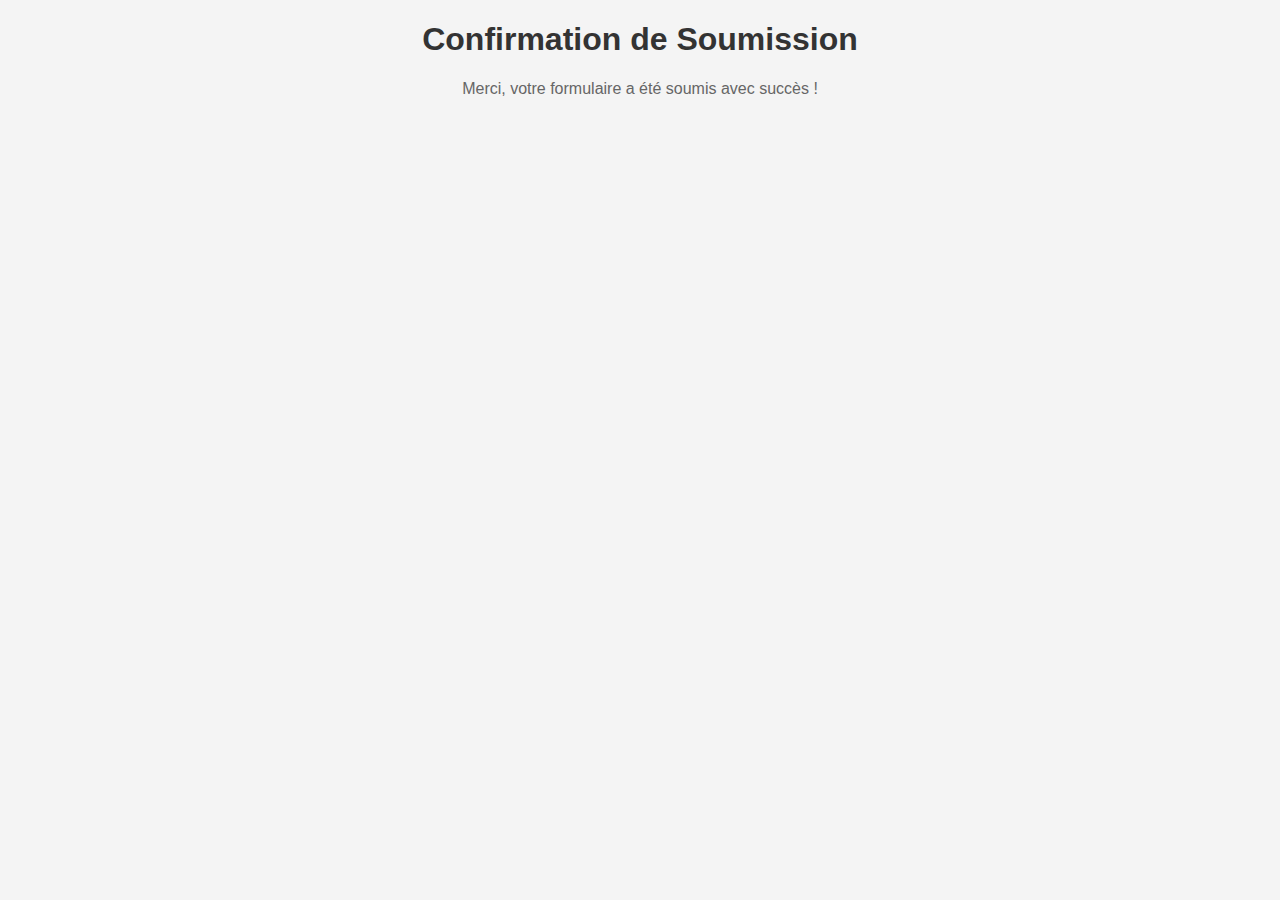
<file: confirmation.html>
<!DOCTYPE html>
<html lang="fr">

<head>
    <meta charset="utf-8">
    <meta name="viewport" content="width=device-width, initial-scale=1">
    <title>Confirmation de Soumission</title>
    <style>
        body {
            font-family: Arial, sans-serif;
            text-align: center;
            background-color: #f4f4f4;
        }

        h1 {
            color: #333;
        }

        p {
            color: #666;
        }
    </style>
</head>

<body>
    <h1>Confirmation de Soumission</h1>
    <p>Merci, votre formulaire a été soumis avec succès !</p>
</body>

</html>
</file>
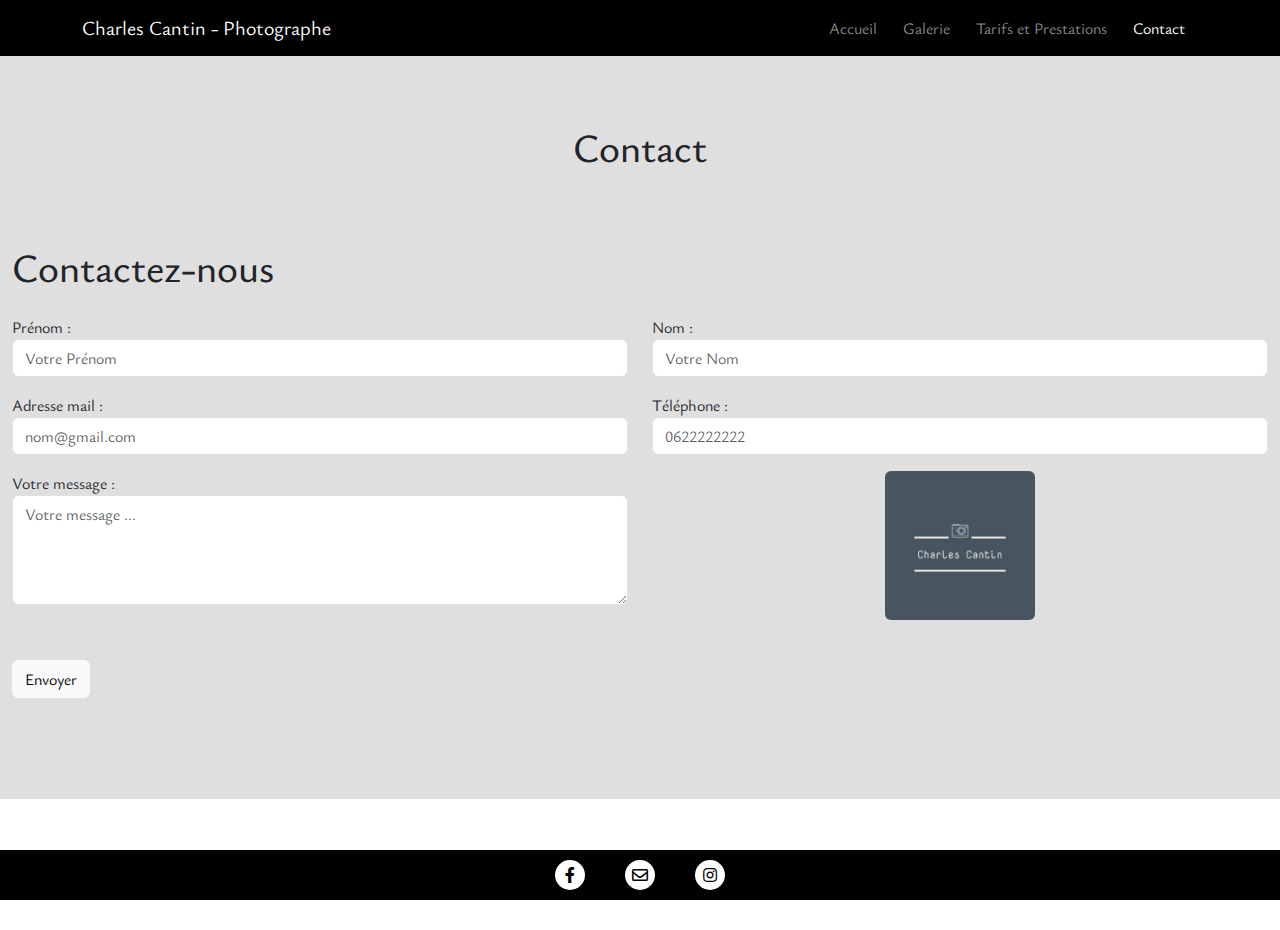
<file: Contact.html>
<!DOCTYPE html>
<html lang="fr">

<head>
    <title>Charles Cantin - Photographe</title>
    <meta charset="utf-8">
    <meta name="viewport" content="width=device-width, initial-scale=1">
    <link rel="icon" href="favicon.ico" type="image/x-icon">

    <link href="https://cdn.jsdelivr.net/npm/bootstrap@5.2.3/dist/css/bootstrap.min.css" rel="stylesheet">


    <link rel="stylesheet" href="https://cdnjs.cloudflare.com/ajax/libs/font-awesome/5.15.3/css/all.min.css">

    <link rel="preconnect" href="https://fonts.googleapis.com">
    <link rel="preconnect" href="https://fonts.gstatic.com" crossorigin>
    <link href="https://fonts.googleapis.com/css2?family=Ysabeau+Office:ital,wght@1,300&display=swap" rel="stylesheet">

    <link rel="stylesheet" href="style.css">

    <link href="https://cdn.jsdelivr.net/npm/bootstrap@5.3.0/dist/css/bootstrap.min.css" rel="stylesheet">
    <script src="https://cdn.jsdelivr.net/npm/bootstrap@5.2.3/dist/js/bootstrap.min.js"></script>
    <script src="admin.js"></script>
    <script>
    document.addEventListener("DOMContentLoaded", function () {
    const form = document.querySelector("form[name='contact']");

    form.addEventListener("submit", function (event) {
        const firstName = form.querySelector("[name='first_name']");
        const lastName = form.querySelector("[name='last_name']");
        const email = form.querySelector("[name='email']");
        const telephone = form.querySelector("[name='telephone']");

        // Valider le champ Prénom
        if (!firstName.checkValidity()) {
            alert("Veuillez entrer un prénom valide.");
            firstName.classList.add("rejected");
            event.preventDefault();
            return;
        } else {
            firstName.classList.remove("rejected");
            firstName.classList.add("accepted");
        }

        // Valider le champ Nom
        if (!lastName.checkValidity()) {
            alert("Veuillez entrer un nom valide.");
            lastName.classList.add("rejected");
            event.preventDefault();
            return;
        } else {
            lastName.classList.remove("rejected");
            lastName.classList.add("accepted");
        }

        // Valider l'adresse e-mail
        if (!/[a-zA-Z0-9._%+-]+@[a-zA-Z0-9.-]+\.[a-zA-Z]{2,4}/.test(email.value)) {
            alert("Veuillez entrer une adresse e-mail valide.");
            email.classList.add("rejected");
            event.preventDefault();
            return;
        } else {
            email.classList.remove("rejected");
            email.classList.add("accepted");
        }

        // Valider le numéro de téléphone
        if (!/(06|07)[0-9]{8}/.test(telephone.value)) {
            alert("Veuillez entrer un numéro de téléphone valide.");
            telephone.classList.add("rejected");
            event.preventDefault();
            return;
        } else {
            telephone.classList.remove("rejected");
            telephone.classList.add("accepted");
        }
    });
});


</script>
<style>
    /* champs acceptés */
.accepted {
    border: 2px solid green;
}

/* champs refusés */
.rejected {
    border: 2px solid red;
}

</style>
    

</head>

<body>

    <nav class="navbar navbar-expand-lg fixed-top navbarScroll navbar-dark navbarDark">
        <div class="container">
            <a class="navbar-brand" href="index.html">Charles Cantin - Photographe</a>
            <button class="navbar-toggler" type="button" data-bs-toggle="collapse"
                data-bs-target="#navbarSupportedContent" aria-controls="navbarSupportedContent" aria-expanded="false"
                aria-label="Toggle navigation">
                <span class="navbar-toggler-icon"></span>
            </button>
            <div class="collapse navbar-collapse" id="navbarSupportedContent">
                <ul class="navbar-nav ms-auto">
                    <li class="nav-item">
                        <a class="nav-link" href="index.html">Accueil</a>
                    </li>
                    <li class="nav-item">
                        <a class="nav-link" href="Galerie.html">Galerie</a>
                    </li>
                    <li class="nav-item">
                        <a class="nav-link" href="Tarifs-et-prestations.html">Tarifs et Prestations</a>
                    </li>
                    <li class="nav-item active">
                        <a class="nav-link active" href="Contact.html">Contact</a>
                    </li>
                </ul>
            </div>
        </div>
    </nav>

    <main class="main-content" style="margin-top: 30px;">
        <div class="row my-3 mb-3">
            <h1> Contact </h1>
        </div>
        <div class="container-fluid mt-5 justify-content-center">
            <h1 class="mb-4">Contactez-nous</h1>
            <form name="contact" method="POST" data-netlify="true" action="/.netlify/functions/submitForm" action="confirmation.html">
                <div class="row">
                    <div class="col">
                        <label for="First name">Prénom :</label>
                        <input type="text" class="form-control mb-3" name="first_name" placeholder="Votre Prénom">
                    </div>
                    <div class="col">
                        <label for="Last name">Nom :</label>
                        <input type="text" class="form-control mb-3" name="last_name" placeholder="Votre Nom">
                    </div>
                </div>
                <div class="row">
                    <div class="col">
                        <label for="email">Adresse mail :</label>
                        <input type="email" class="form-control mb-3" name="email" id="email" placeholder="nom@gmail.com">
                    </div>
                    <div class="col">
                        <label for="telephone">Téléphone :</label>
                        <input type="tel" class="form-control mb-3" name="telephone" id="telephone" placeholder="0622222222">
                    </div>
                </div>
                <div class="row">
                    <div class="col">
                        <label for="exampleFormControlTextarea1">Votre message :</label>
                        <textarea class="form-control mb-3" name="message" id="message" rows="4" placeholder="Votre message ..."></textarea>
                    </div>
                    <div class="col">
                        <img src="logo.jpg" alt="LOGO" class="img-fluid rounded mx-auto mb-3" width="150" style="justify-content: center; align-items: center; display: flex;">
                    </div>
                </div>
                <button type="submit" class="btn btn-light mt-4 mb-4">Envoyer</button>
            </form>
        </div>
    </main>    




    <!-- ========== FOOTER ========== -->

    <footer class="footer">
        <div class="container">
            <div class="row">
                <div class="grid">
                    <div class="col-md">
                        <div class="social-links">
                            <a href="https://www.facebook.com/mateo_souquet"><i class="fab fa-facebook-f"></i></a>
                            <a href="mailto:votreadresseemail@example.com"><i class="far fa-envelope"></i></a>
                            <a href="https://www.instagram.com/mateo_sqt/?igshid=YmMyMTA2M2Y?"><i
                                    class="fab fa-instagram"></i></a>
                        </div>
                    </div>
                </div>
            </div>
        </div>
    </footer>

    <script>

        document.addEventListener("DOMContentLoaded", function () {

            const form = document.querySelector("form[name='contact']");
            form.addEventListener("submit", function (e) {
                e.preventDefault(); 

                fetch("/", {
                    method: "POST",
                    headers: { "Content-Type": "application/x-www-form-urlencoded" },
                    body: new URLSearchParams(new FormData(form)).toString(),
                })
                    .then(function () {

                        window.location.href = "/confirmation";
                    })
                    .catch(function (error) {
                        console.error("Erreur lors de l'envoi du formulaire:", error);
                    });
            });
        });
    </script>

</body>

</html>
</file>
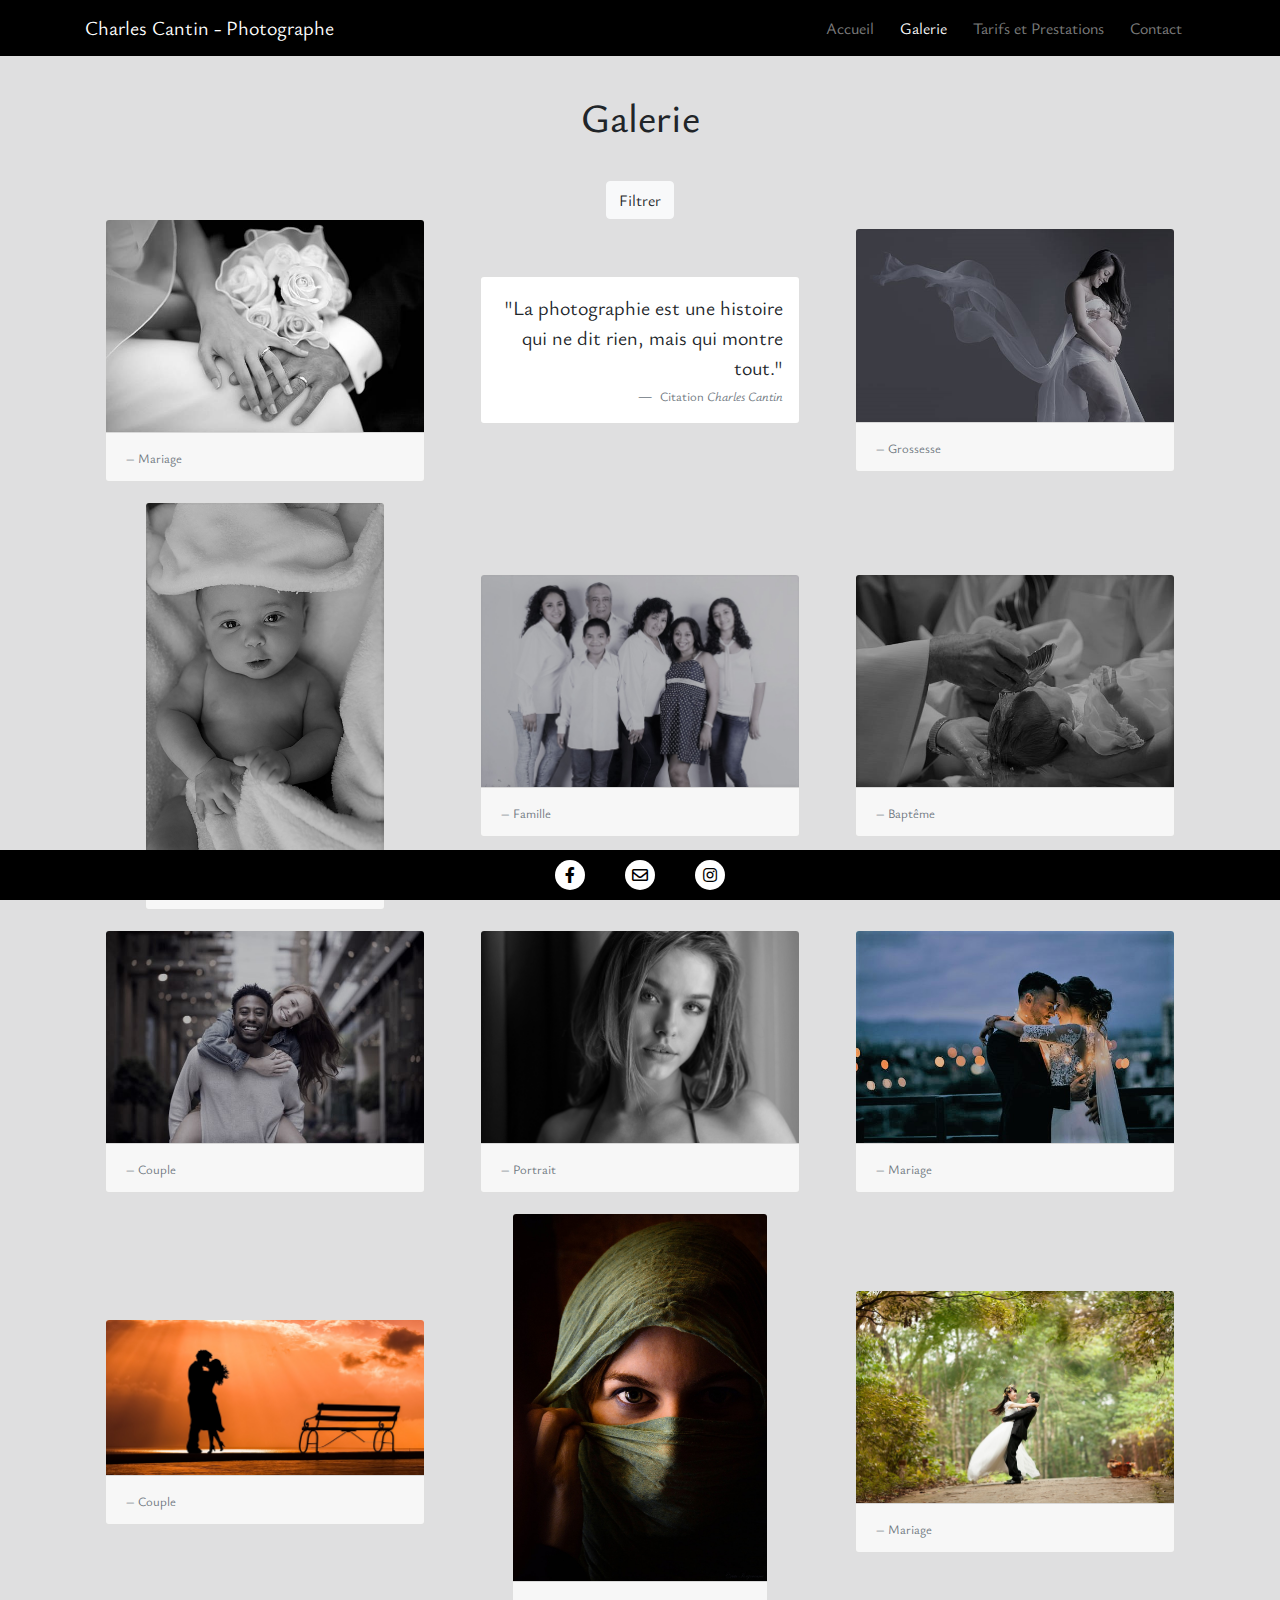
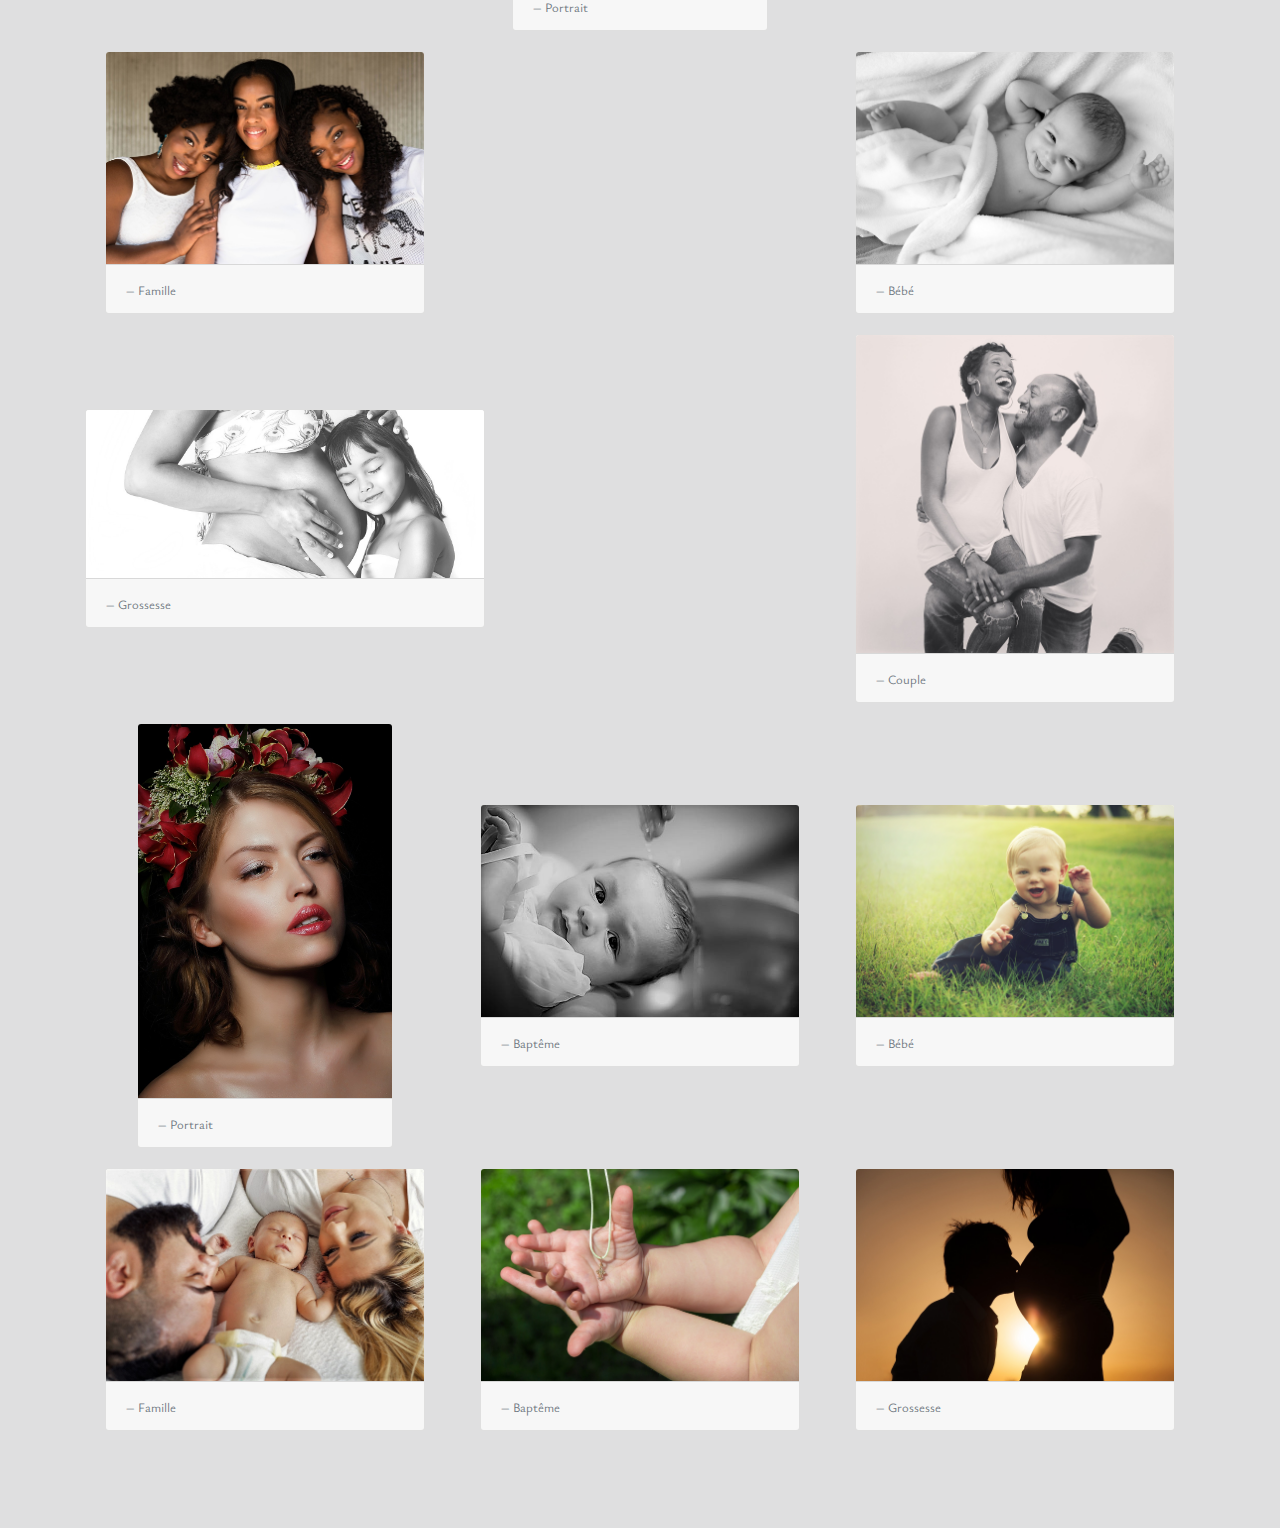
<file: Galerie.html>
<!DOCTYPE html>
<html lang="fr">

<head>
    <title>Charles Cantin - Photographe</title>
    <meta charset="utf-8">
    <meta name="viewport" content="width=device-width, initial-scale=1">
    <link rel="icon" href="favicon.ico" type="image/x-icon">

    <link href="https://cdn.jsdelivr.net/npm/bootstrap@5.2.3/dist/css/bootstrap.min.css" rel="stylesheet">
    <script src="https://cdn.jsdelivr.net/npm/bootstrap@5.2.3/dist/js/bootstrap.min.js"></script>
    <!-- font awesome -->
    <link rel="stylesheet" href="https://cdnjs.cloudflare.com/ajax/libs/font-awesome/5.15.3/css/all.min.css">
    <!--  Google font  -->
    <link rel="preconnect" href="https://fonts.googleapis.com">
    <link rel="preconnect" href="https://fonts.gstatic.com" crossorigin>
    <link href="https://fonts.googleapis.com/css2?family=Ysabeau+Office:ital,wght@1,300&display=swap" rel="stylesheet">

    <link rel="stylesheet" href="style.css">

    <link rel="stylesheet" href="https://stackpath.bootstrapcdn.com/bootstrap/4.5.2/css/bootstrap.min.css">

    <script src="https://code.jquery.com/jquery-3.6.0.min.js"></script>
    <script src="https://cdn.jsdelivr.net/npm/bootstrap@5.3.0/dist/js/bootstrap.bundle.min.js"></script>
    <script src="https://cdn.jsdelivr.net/npm/@popperjs/core@2.11.8/dist/umd/popper.min.js"></script>
    <script src="admin.js"></script>

</head>

<script>
    $(document).ready(function() {
        // Sélection
        $('.form-check-input').change(function() {
            var checkedValues = [];

            // Parcours toutes les checkbox
            $('.form-check-input:checked').each(function() {
                checkedValues.push($(this).val());
            });

            // Si la case "tout" est cochée
            if (checkedValues.includes("H")) {
                // Décochez toutes les checkbox
                $('.form-check-input').not('#H').prop('checked', false);
                // Afficher
                $('.card').css('display', 'block');
            } else {
                // parcours des items
                $('.card').each(function() {
                    var cardId = $(this).attr('id');
                    // afficher ou masquer
                    if (checkedValues.includes(cardId)) {
                        $(this).css('display', 'block');
                    } else {
                        $(this).css('display', 'none');
                    }
                });
            }
        });
    });

 document.addEventListener("DOMContentLoaded", function () {
    // les ref
    var toggleButton = document.getElementById("toggleButton");
    var elementToToggle = document.getElementById("elementToToggle");

    // event bouton
    toggleButton.addEventListener("click", function () {
        // afficher ou masquer la liste
        elementToToggle.classList.toggle("d-none");

        if (elementToToggle.classList.contains("d-none")) {
            toggleButton.textContent = "Filtrer";
        } else {
            toggleButton.textContent = "Fermer";
        }
    });
});

</script>






<body>

    <nav class="navbar navbar-expand-lg fixed-top navbarScroll navbar-dark navbarDark">
        <div class="container">
            <a class="navbar-brand" href="index.html">Charles Cantin - Photographe</a>
            <button class="navbar-toggler" type="button" data-bs-toggle="collapse"
                data-bs-target="#navbarSupportedContent" aria-controls="navbarSupportedContent" aria-expanded="false"
                aria-label="Toggle navigation">
                <span class="navbar-toggler-icon"></span>
            </button>
            <div class="collapse navbar-collapse" id="navbarSupportedContent">
                <ul class="navbar-nav ms-auto">
                    <li class="nav-item">
                        <a class="nav-link" href="index.html">Accueil</a>
                    </li>
                    <li class="nav-item active">
                        <a class="nav-link" href="Galerie.html">Galerie</a>
                    </li>
                    <li class="nav-item">
                        <a class="nav-link" href="Tarifs-et-prestations.html">Tarifs et Prestations</a>
                    </li>
                    <li class="nav-item">
                        <a class="nav-link" href="Contact.html">Contact</a>
                    </li>
                </ul>
            </div>
        </div>
    </nav>



    <main class="main-content">
        <div class="row my-3 mt-3 mb-3 justify-content-center">
            <h1> Galerie </h1>
        </div>
        <div>
            <div class="menu d-none" id="elementToToggle" style="display: block;">
                <div class="d-flex flex-wrap">
                    <div class="form-check list-inline-item mr-4">
                        <input class="form-check-input" type="checkbox" id="A" value="A">
                        <label class="form-check-label" for="A">Mariage</label>
                    </div>
                    <div class="form-check list-inline-item mr-4">
                        <input class="form-check-input" type="checkbox" id="B" value="B">
                        <label class="form-check-label" for="B">Grossesse</label>
                    </div>
                    <div class="form-check list-inline-item mr-4">
                        <input class="form-check-input" type="checkbox" id="C" value="C">
                        <label class="form-check-label" for="C">Bébé</label>
                    </div>
                    <div class="form-check list-inline-item mr-4">
                        <input class="form-check-input" type="checkbox" id="D" value="D">
                        <label class="form-check-label" for="D">Famille</label>
                    </div>
                    <div class="form-check list-inline-item mr-4">
                        <input class="form-check-input" type="checkbox" id="E" value="E">
                        <label class="form-check-label" for="E">Baptême</label>
                    </div>
                    <div class="form-check list-inline-item mr-4">
                        <input class="form-check-input" type="checkbox" id="F" value="F">
                        <label class="form-check-label" for="F">Couple</label>
                    </div>
                    <div class="form-check list-inline-item mr-4">
                        <input class="form-check-input" type="checkbox" id="G" value="G">
                        <label class="form-check-label" for="G">Portrait</label>
                    </div>
                    <div class="form-check list-inline-item">
                        <input class="form-check-input" type="checkbox" id="H" value="H">
                        <label class="form-check-label" for="H">Tout</label>
                    </div>
                </div>
            </div>
            <div class="d-flex justify-content-center mt-3">
            <button type="button" class="btn btn-light justify-content-center" id="toggleButton"> Filtrer </button>
            </div>
        </div>



        <div class="container">
            <div class="grid">
                <div class="grid-item">
                    <div class="card" style="width: 20rem;" id="A">
                        <img class="card-img-top" src="mariage.jpg" alt="Card image cap">
                        <div class="card-footer">
                            <small class="text-muted">
                                &#8213 Mariage<cite title="Source Title"></cite>
                            </small>
                        </div>
                    </div>
                </div>
                <div class="grid-item">
                    <div class="card p-3 text-right" style="width: 20rem;">
                        <blockquote class="blockquote mb-0">
                            <p>"La photographie est une histoire qui ne dit rien, mais qui montre tout."</p>
                            <footer class="blockquote-footer">
                                <small class="text-muted">
                                    Citation <cite title="Source Title">Charles Cantin</cite>
                                </small>
                            </footer>
                        </blockquote>
                    </div>
                </div>
                <div class="grid-item">
                    <div class="card" style="width: 20rem;" id="B">
                        <img class="card-img-top" src="grossesse.jpg" alt="Card image cap">
                        <div class="card-footer">
                            <small class="text-muted">
                                &#8213 Grossesse<cite title="Source Title"></cite>
                            </small>
                        </div>
                    </div>
                </div>
                <div class="grid-item">
                    <div class="card" style="width: 15rem;" id="C">
                        <img class="card-img-top" src="bébé.jpg" alt="Card image cap">
                        <div class="card-footer">
                            <small class="text-muted">
                                &#8213 Bébé<cite title="Source Title"></cite>
                            </small>
                        </div>
                    </div>
                </div>
                <div class="grid-item">
                    <div class="card" style="width: 20rem;" id="D">
                        <img class="card-img-top" src="famille.jpg" alt="Card image cap">
                        <div class="card-footer">
                            <small class="text-muted">
                                &#8213 Famille<cite title="Source Title"></cite>
                            </small>
                        </div>
                    </div>
                </div>
                <div class="grid-item">
                    <div class="card" style="width: 20rem;" id="E">
                        <img class="card-img-top" src="bapteme.jpg" alt="Card image cap">
                        <div class="card-footer">
                            <small class="text-muted">
                                &#8213 Baptême<cite title="Source Title"></cite>
                            </small>
                        </div>
                    </div>
                </div>
                <div class="grid-item">
                    <div class="card" style="width: 20rem;" id="F">
                        <img class="card-img-top" src="couple.jpg" alt="Card image cap">
                        <div class="card-footer">
                            <small class="text-muted">
                                &#8213 Couple<cite title="Source Title"></cite>
                            </small>
                        </div>
                    </div>
                </div>
                <div class="grid-item">
                    <div class="card" style="width: 20rem;" id="G">
                        <img class="card-img-top" src="portrait.jpg" alt="Card image cap">
                        <div class="card-footer">
                            <small class="text-muted">
                                &#8213 Portrait<cite title="Source Title"></cite>
                            </small>
                        </div>
                    </div>
                </div>
                <div class="grid-item">
                    <div class="card" style="width: 20rem;" id="A">
                        <img class="card-img-top" src="mariage 2.jpg" alt="Card image cap">
                        <div class="card-footer">
                            <small class="text-muted">
                                &#8213 Mariage<cite title="Source Title"></cite>
                            </small>
                        </div>
                    </div>
                </div>
                <div class="grid-item">
                    <div class="card" style="width: 20rem;" id="F">
                        <img class="card-img-top" src="couple 2.jpg" alt="Card image cap">
                        <div class="card-footer">
                            <small class="text-muted">
                                &#8213 Couple<cite title="Source Title"></cite>
                            </small>
                        </div>
                    </div>
                </div>
                <div class="grid-item">
                    <div class="card" style="width: 16rem;" id="G">
                        <img class="card-img-top" src="portrait 2.jpg" alt="Card image cap">
                        <div class="card-footer">
                            <small class="text-muted">
                                &#8213 Portrait<cite title="Source Title"></cite>
                            </small>
                        </div>
                    </div>
                </div>
                <div class="grid-item">
                    <div class="card" style="width: 20rem;" id="A">
                        <img class="card-img-top" src="mariage 3.jpg" alt="Card image cap">
                        <div class="card-footer">
                            <small class="text-muted">
                                &#8213 Mariage<cite title="Source Title"></cite>
                            </small>
                        </div>
                    </div>
                </div>
                <div class="grid-item">
                    <div class="card" style="width: 20rem;" id="D">
                        <img class="card-img-top" src="famille 2.jpg" alt="Card image cap">
                        <div class="card-footer">
                            <small class="text-muted">
                                &#8213 Famille<cite title="Source Title"></cite>
                            </small>
                        </div>
                    </div>
                </div>
                <div class="grid-item">
                    <div class="card" style="width: 20rem;" id="C">
                        <img class="card-img-top" src="bébé 2.jpg" alt="Card image cap">
                        <div class="card-footer">
                            <small class="text-muted">
                                &#8213 Bébé<cite title="Source Title"></cite>
                            </small>
                        </div>
                    </div>
                </div>
                <div class="grid-item">
                    <div class="card" style="width: 25rem;" id="B">
                        <img class="card-img-top" src="grossesse 2.jpg" alt="Card image cap">
                        <div class="card-footer">
                            <small class="text-muted">
                                &#8213 Grossesse<cite title="Source Title"></cite>
                            </small>
                        </div>
                    </div>
                </div>
                <div class="grid-item">
                    <div class="card" style="width: 20rem;" id="F">
                        <img class="card-img-top" src="couple 3.jpg" alt="Card image cap">
                        <div class="card-footer">
                            <small class="text-muted">
                                &#8213 Couple<cite title="Source Title"></cite>
                            </small>
                        </div>
                    </div>
                </div>
                <div class="grid-item">
                    <div class="card" style="width: 16rem;" id="G">
                        <img class="card-img-top" src="portrait 3.jpg" alt="Card image cap">
                        <div class="card-footer">
                            <small class="text-muted">
                                &#8213 Portrait<cite title="Source Title"></cite>
                            </small>
                        </div>
                    </div>
                </div>
                <div class="grid-item">
                    <div class="card" style="width: 20rem;" id="E">
                        <img class="card-img-top" src="bapteme 2.jpg" alt="Card image cap">
                        <div class="card-footer">
                            <small class="text-muted">
                                &#8213 Baptême<cite title="Source Title"></cite>
                            </small>
                        </div>
                    </div>
                </div>
                <div class="grid-item">
                    <div class="card" style="width: 20rem;" id="C">
                        <img class="card-img-top" src="bébé 3.jpg" alt="Card image cap">
                        <div class="card-footer">
                            <small class="text-muted">
                                &#8213 Bébé<cite title="Source Title"></cite>
                            </small>
                        </div>
                    </div>
                </div>
                <div class="grid-item">
                    <div class="card" style="width: 20rem;" id="D">
                        <img class="card-img-top" src="famille 3.jpg" alt="Card image cap">
                        <div class="card-footer">
                            <small class="text-muted">
                                &#8213 Famille<cite title="Source Title"></cite>
                            </small>
                        </div>
                    </div>
                </div>
                <div class="grid-item">
                    <div class="card" style="width: 20rem;" id="E">
                        <img class="card-img-top" src="bapteme 3.jpg" alt="Card image cap">
                        <div class="card-footer">
                            <small class="text-muted">
                                &#8213 Baptême<cite title="Source Title"></cite>
                            </small>
                        </div>
                    </div>
                </div>
                <div class="grid-item">
                    <div class="card" style="width: 20rem;" id="B">
                        <img class="card-img-top" src="grossesse 3.jpg" alt="Card image cap">
                        <div class="card-footer">
                            <small class="text-muted">
                                &#8213 Grossesse<cite title="Source Title"></cite>
                            </small>
                        </div>
                    </div>
                </div>
            </div>
        </div>
    </main>

    <!-- ========== FOOTER ========== -->

    <footer class="footer fixed-bottom">
        <div class="container">
            <div class="row">
                <div class="grid">
                    <div class="col-md">
                        <div class="social-links">
                            <a href="https://www.facebook.com/mateo_souquet"><i class="fab fa-facebook-f"></i></a>
                            <a href="mailto:votreadresseemail@example.com"><i class="far fa-envelope"></i></a>
                            <a href="https://www.instagram.com/mateo_sqt/?igshid=YmMyMTA2M2Y?"><i
                                    class="fab fa-instagram"></i></a>
                        </div>
                    </div>
                </div>
            </div>
        </div>
    </footer>


    <script src="https://cdn.jsdelivr.net/npm/bootstrap@5.3.0/dist/js/bootstrap.bundle.min.js"
        integrity="sha384-geWF76RCwLtnZ8qwWowPQNguL3RmwHVBC9FhGdlKrxdiJJigb/j/68SIy3Te4Bkz"
        crossorigin="anonymous"></script>
    <script src="https://cdn.jsdelivr.net/npm/@popperjs/core@2.11.8/dist/umd/popper.min.js"
        integrity="sha384-I7E8VVD/ismYTF4hNIPjVp/Zjvgyol6VFvRkX/vR+Vc4jQkC+hVqc2pM8ODewa9r"
        crossorigin="anonymous"></script>
    <script src="https://cdn.jsdelivr.net/npm/bootstrap@5.3.0/dist/js/bootstrap.min.js"
        integrity="sha384-fbbOQedDUMZZ5KreZpsbe1LCZPVmfTnH7ois6mU1QK+m14rQ1l2bGBq41eYeM/fS"
        crossorigin="anonymous"></script>


    <script src="https://code.jquery.com/jquery-3.5.1.slim.min.js"></script>
    <script src="https://cdn.jsdelivr.net/npm/@popperjs/core@2.9.1/dist/umd/popper.min.js"></script>
    <script src="https://stackpath.bootstrapcdn.com/bootstrap/4.5.2/js/bootstrap.min.js"></script>

</body>

</html>
</file>
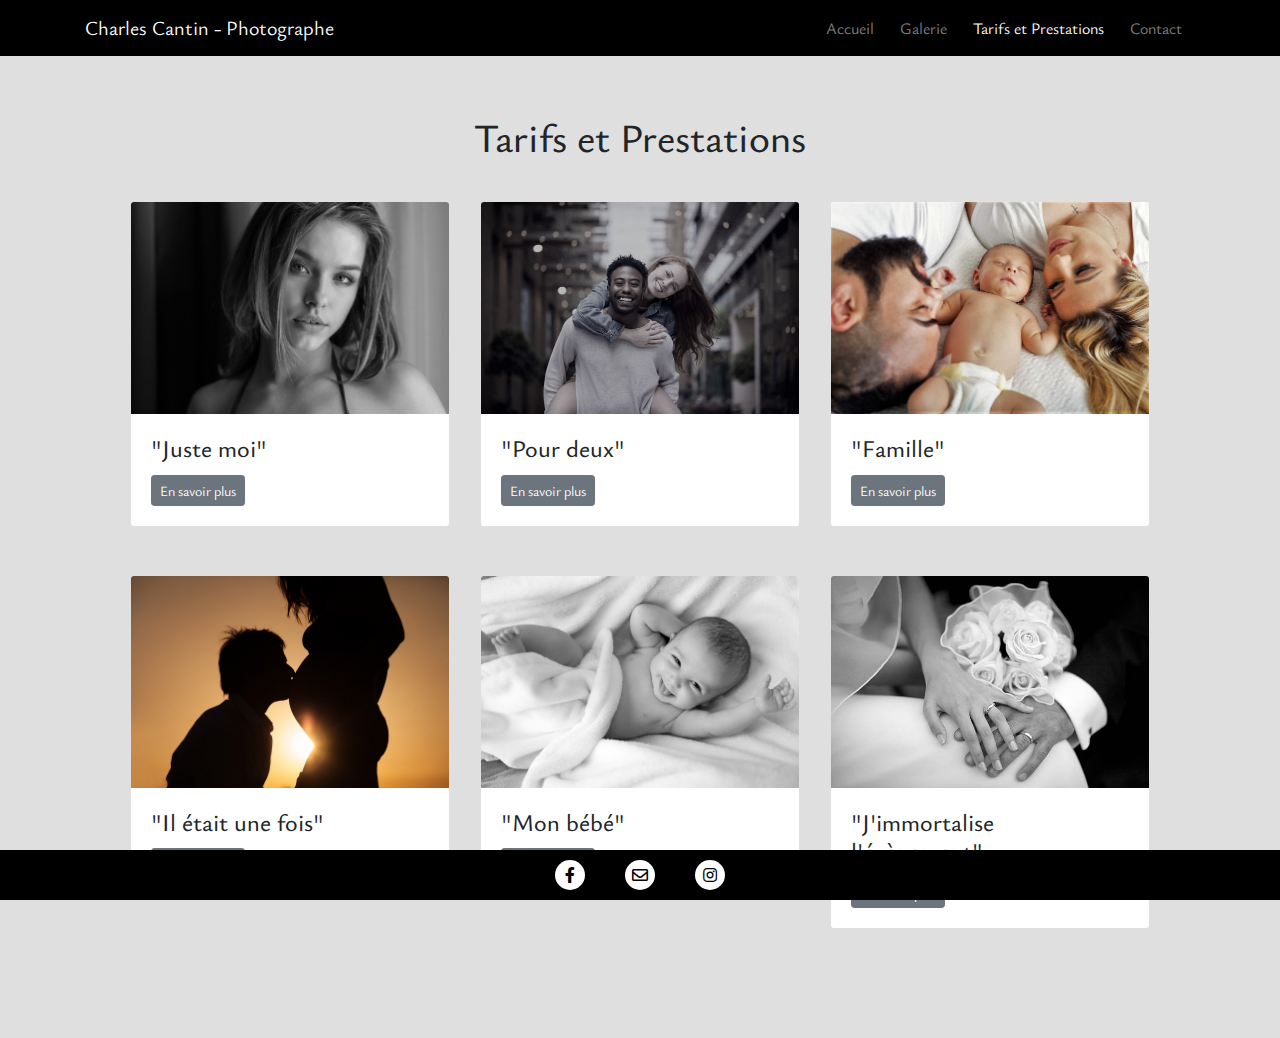
<file: Tarifs-et-prestations.html>
<!DOCTYPE html>
<html lang="fr">

<head>
    <title>Charles Cantin - Photographe</title>
    <meta charset="utf-8">
    <meta name="viewport" content="width=device-width, initial-scale=1">
    <link rel="icon" href="favicon.ico" type="image/x-icon">

    <link href="https://cdn.jsdelivr.net/npm/bootstrap@5.2.3/dist/css/bootstrap.min.css" rel="stylesheet">
    <script src="https://cdn.jsdelivr.net/npm/bootstrap@5.2.3/dist/js/bootstrap.min.js"></script>
    <!-- font awesome -->
    <link rel="stylesheet" href="https://cdnjs.cloudflare.com/ajax/libs/font-awesome/5.15.3/css/all.min.css">
    <!--  Google font  -->
    <link rel="preconnect" href="https://fonts.googleapis.com">
    <link rel="preconnect" href="https://fonts.gstatic.com" crossorigin>
    <link href="https://fonts.googleapis.com/css2?family=Ysabeau+Office:ital,wght@1,300&display=swap" rel="stylesheet">

    <link rel="stylesheet" href="style.css">

    <link rel="stylesheet" href="https://stackpath.bootstrapcdn.com/bootstrap/4.5.2/css/bootstrap.min.css">
    <script src="admin.js"></script>

</head>

<body>

    <nav class="navbar navbar-expand-lg fixed-top navbarScroll navbar-dark navbarDark">
        <div class="container">
            <a class="navbar-brand" href="index.html">Charles Cantin - Photographe</a>
            <button class="navbar-toggler" type="button" data-bs-toggle="collapse"
                data-bs-target="#navbarSupportedContent" aria-controls="navbarSupportedContent" aria-expanded="false"
                aria-label="Toggle navigation">
                <span class="navbar-toggler-icon"></span>
            </button>
            <div class="collapse navbar-collapse" id="navbarSupportedContent">
                <ul class="navbar-nav ms-auto">
                    <li class="nav-item">
                        <a class="nav-link" href="index.html">Accueil</a>
                    </li>
                    <li class="nav-item">
                        <a class="nav-link" href="Galerie.html">Galerie</a>
                    </li>
                    <li class="nav-item active">
                        <a class="nav-link active" href="Tarifs-et-prestations.html">Tarifs et Prestations</a>
                    </li>
                    <li class="nav-item">
                        <a class="nav-link" href="Contact.html">Contact</a>
                    </li>
                </ul>
            </div>
        </div>
    </nav>



    <main class="main-content" style="margin-top: 20px;">
        <div class="row my-3 mt-3 mb-3">
            <h1> Tarifs et Prestations </h1>
        </div>
        <div class="row my-3 mt-3 mb-3">
            <div class="col-md-4 mb-3 mx-auto">
                <div class="card rounded" style="width: 20rem;">
                    <img src="portrait.jpg" class="card-img-top" alt="Image de la carte">
                    <div class="card-body">
                        <h4 class="card-title">"Juste moi"</h4>
                        <a href="#" class="btn btn-secondary btn-sm" data-toggle="collapse" data-target="#plusInfos"
                            aria-expanded="false" aria-controls="plusInfos">En savoir plus</a>
                    </div>
                    <div class="collapse" id="plusInfos">
                        <div class="card-body">
                            <p>Séance pour une personne, en extérieur ou en studio.</p>
                            <p>130 €</p>
                        </div>
                    </div>
                </div>
            </div>
            <div class="col-md-4 mb-3 mx-auto">
                <div class="card rounded" style="width: 20rem;">
                    <img src="couple.jpg" class="card-img-top" alt="Image de la carte">
                    <div class="card-body">
                        <h4 class="card-title">"Pour deux"</h4>
                        <a href="#" class="btn btn-secondary btn-sm" data-toggle="collapse" data-target="#plusInfos2"
                            aria-expanded="false" aria-controls="plusInfos">En savoir plus</a>
                    </div>
                    <div class="collapse" id="plusInfos2">
                        <div class="card-body">
                            <p>Pour deux personnes, en extérieur ou en studio</p>
                            <p>195 €</p>
                        </div>
                    </div>
                </div>
            </div>
            <div class="col-md-4 mb-3 mx-auto">
                <div class="card rounded" style="width: 20rem;">
                    <img src="famille 3.jpg" class="card-img-top" alt="Image de la carte">
                    <div class="card-body">
                        <h4 class="card-title">"Famille"</h4>
                        <a href="#" class="btn btn-secondary btn-sm" data-toggle="collapse" data-target="#plusInfos3"
                            aria-expanded="false" aria-controls="plusInfos">En savoir plus</a>
                    </div>
                    <div class="collapse" id="plusInfos3">
                        <div class="card-body">
                            <p>Pour la famille ou les amis jusqu'à 4 personnes, en extérieur ou en studio.</p>
                            <p>30 euros en supplément par personne au-delà de 4 (hormis enfant jusqu'à 2 ans).</p>
                            <p>220 €</p>
                        </div>
                    </div>
                </div>
            </div>
        </div>
        <div class="row my-3 mt-3 mb-3">
            <div class="col-md-4 mb-3">
                <div class="card rounded" style="width: 20rem;">
                    <img src="grossesse 3.jpg" class="card-img-top" alt="Image de la carte">
                    <div class="card-body">
                        <h4 class="card-title">"Il était une fois"</h4>
                        <a href="#" class="btn btn-secondary btn-sm" data-toggle="collapse" data-target="#plusInfos4"
                            aria-expanded="false" aria-controls="plusInfos">En savoir plus</a>
                    </div>
                    <div class="collapse" id="plusInfos4">
                        <div class="card-body">
                            <p>Photo de grossesse (A votre domicile, en extérieur ou en studio).</p>
                            <p>160 €</p>
                        </div>
                    </div>
                </div>
            </div>
            <div class="col-md-4 mb-3">
                <div class="card rounded" style="width: 20rem;">
                    <img src="bébé 2.jpg" class="card-img-top" alt="Image de la carte">
                    <div class="card-body">
                        <h4 class="card-title">"Mon bébé"</h4>
                        <a href="#" class="btn btn-secondary btn-sm" data-toggle="collapse" data-target="#plusInfos5"
                            aria-expanded="false" aria-controls="plusInfos">En savoir plus</a>
                    </div>
                    <div class="collapse" id="plusInfos5">
                        <div class="card-body">
                            <p>Photo d'enfant jusqu'à 3 ans (photo à domicile).</p>
                            <p>100 €</p>
                        </div>
                    </div>
                </div>
            </div>
            <div class="col-md-4 mb-3">
                <div class="card rounded" style="width: 20rem;">
                    <img src="mariage.jpg" class="card-img-top" alt="Image de la carte">
                    <div class="card-body">
                        <h4 class="card-title">"J'immortalise l'évènement"</h4>
                        <a href="#" class="btn btn-secondary btn-sm" data-toggle="collapse" data-target="#plusInfos6"
                            aria-expanded="false" aria-controls="plusInfos">En savoir plus</a>
                    </div>
                    <div class="collapse" id="plusInfos6">
                        <div class="card-body">
                            <p>Prestation de mariage ou de baptême sur devis.</p>
                            <p>Prix sur mesure</p>
                        </div>
                    </div>
                </div>
            </div>
        </div>
    </main>

    <!-- ========== FOOTER ========== -->

    <footer class="footer fixed-bottom">
        <div class="container">
            <div class="row">
                <div class="grid">
                    <div class="col-md">
                        <div class="social-links">
                            <a href="https://www.facebook.com/mateo_souquet"><i class="fab fa-facebook-f"></i></a>
                            <a href="mailto:votreadresseemail@example.com"><i class="far fa-envelope"></i></a>
                            <a href="https://www.instagram.com/mateo_sqt/?igshid=YmMyMTA2M2Y?"><i
                                    class="fab fa-instagram"></i></a>
                        </div>
                    </div>
                </div>
            </div>
        </div>
    </footer>

    <script src="https://cdn.jsdelivr.net/npm/bootstrap@5.3.0/dist/js/bootstrap.bundle.min.js"
        integrity="sha384-geWF76RCwLtnZ8qwWowPQNguL3RmwHVBC9FhGdlKrxdiJJigb/j/68SIy3Te4Bkz"
        crossorigin="anonymous"></script>
    <script src="https://cdn.jsdelivr.net/npm/@popperjs/core@2.11.8/dist/umd/popper.min.js"
        integrity="sha384-I7E8VVD/ismYTF4hNIPjVp/Zjvgyol6VFvRkX/vR+Vc4jQkC+hVqc2pM8ODewa9r"
        crossorigin="anonymous"></script>
    <script src="https://cdn.jsdelivr.net/npm/bootstrap@5.3.0/dist/js/bootstrap.min.js"
        integrity="sha384-fbbOQedDUMZZ5KreZpsbe1LCZPVmfTnH7ois6mU1QK+m14rQ1l2bGBq41eYeM/fS"
        crossorigin="anonymous"></script>


    <script src="https://code.jquery.com/jquery-3.5.1.slim.min.js"></script>
    <script src="https://cdn.jsdelivr.net/npm/@popperjs/core@2.9.1/dist/umd/popper.min.js"></script>
    <script src="https://stackpath.bootstrapcdn.com/bootstrap/4.5.2/js/bootstrap.min.js"></script>

</body>

</html>
</file>
<file: style.css>
@import url('https://fonts.googleapis.com/css2?family=Ysabeau+Office:ital,wght@1,300&display=swap');

*{
  margin: 0;
  padding: 0;
  box-sizing: border-box;
  font-family: 'Ysabeau Office', sans-serif;
}

html,
body {
  font-family: 'Ysabeau Office', sans-serif;
  height: 100%;
  margin: 0%;
  padding: 0%;
}

.nav-link {
    color :white;
    margin: 0 5px;
}


.section {
    margin-top: 5rem;

}
.section:last-of-type {
    padding-bottom: 4rem;
}

    

.section-background {
  background-image: url('premier.png');
  background-size: cover;
  background-repeat: no-repeat;
  background-position: center;
  height: 100%;
  display: flex;
  justify-content: center;
  align-items: center;
}

.section-background h2 {
  text-align: center;
  color: #ffffff; 
  font-size: 60px; 
}


.hero_title {
    font-size: 4.5rem;
    text-align: center;
}
.hero_desc {
    font-size: 2rem;
}
.hero_text {
    text-align: center;
    position: absolute;
    top: 50%;
    left: 50%;
    transform: translate(-50%, -50%);
    color: white;
}

.image_about {
    width: 100%;
}

.navbarDark {
    background: #000;
}


.main-content {
    flex: 1; 
    display: flex;
    flex-direction: column; 
    justify-content: center; 
    align-items: center;
    position:relative;
    padding-top: 6%;
    padding-bottom: 6%;
    background-color: #dfdfe0;
}

.menu {
  background-color: #ffffff; 
  border: 1px solid darkgrey;
  border-radius: 5px;
  padding: 10px; 
}
.menu ul {
  list-style: none;
  padding: 0;
}
.menu li {
  margin: 5px 0;
}
.menu a {
  color: #FFFFFF; 
  text-decoration: none; 
}

.grid-container {
  display: grid;
  grid-template-columns: repeat(3, 1fr); 
  gap: 20px; 
}


.container {
  display: grid;
  grid-template-columns: repeat(auto-fit, minmax(80px, 1fr));
  gap : 4px;
  width: 100%;
}




.grid {
  display: flex;
  flex-wrap: wrap;
  justify-content: space-between; 
}

.grid-item {
  flex: 0 0 calc(33.33% - 10px); 
  margin-bottom: 20px; 
  display: grid;
  align-items: center;
  justify-content: center;
}





/* ========== FOOTER ========== */
.footer {
    background-color: black;
    padding: 10px 0;
    margin-bottom: 0;
    bottom: 0;
    position: fixed;
    left: 0;
    height: auto;
    width: 100%;
    margin-right: 0;
    z-index: 1;
  }
  
  .social-links {
    display: flex;
    justify-content: center;
  }
  
  .social-links a {
    display: flex;
    align-items: center;
    justify-content: center;
    width: 30px;
    height: 30px;
    background-color: white;
    margin: 0 20px;
    border-radius: 50%;
    color: black; 
    transition: transform 0.5s ease;
    text-decoration: none;
  }
  
  .social-links a:hover {
    transform: scale(1.5);
  }
  

  @media (max-width: 768px) {
    .col-md {
      width: 50%;
      margin-bottom: 30px;
    }
  }
  
  @media (max-width: 574px) {
    .col-md {
      width: 100%;
    }
  }
</file>
